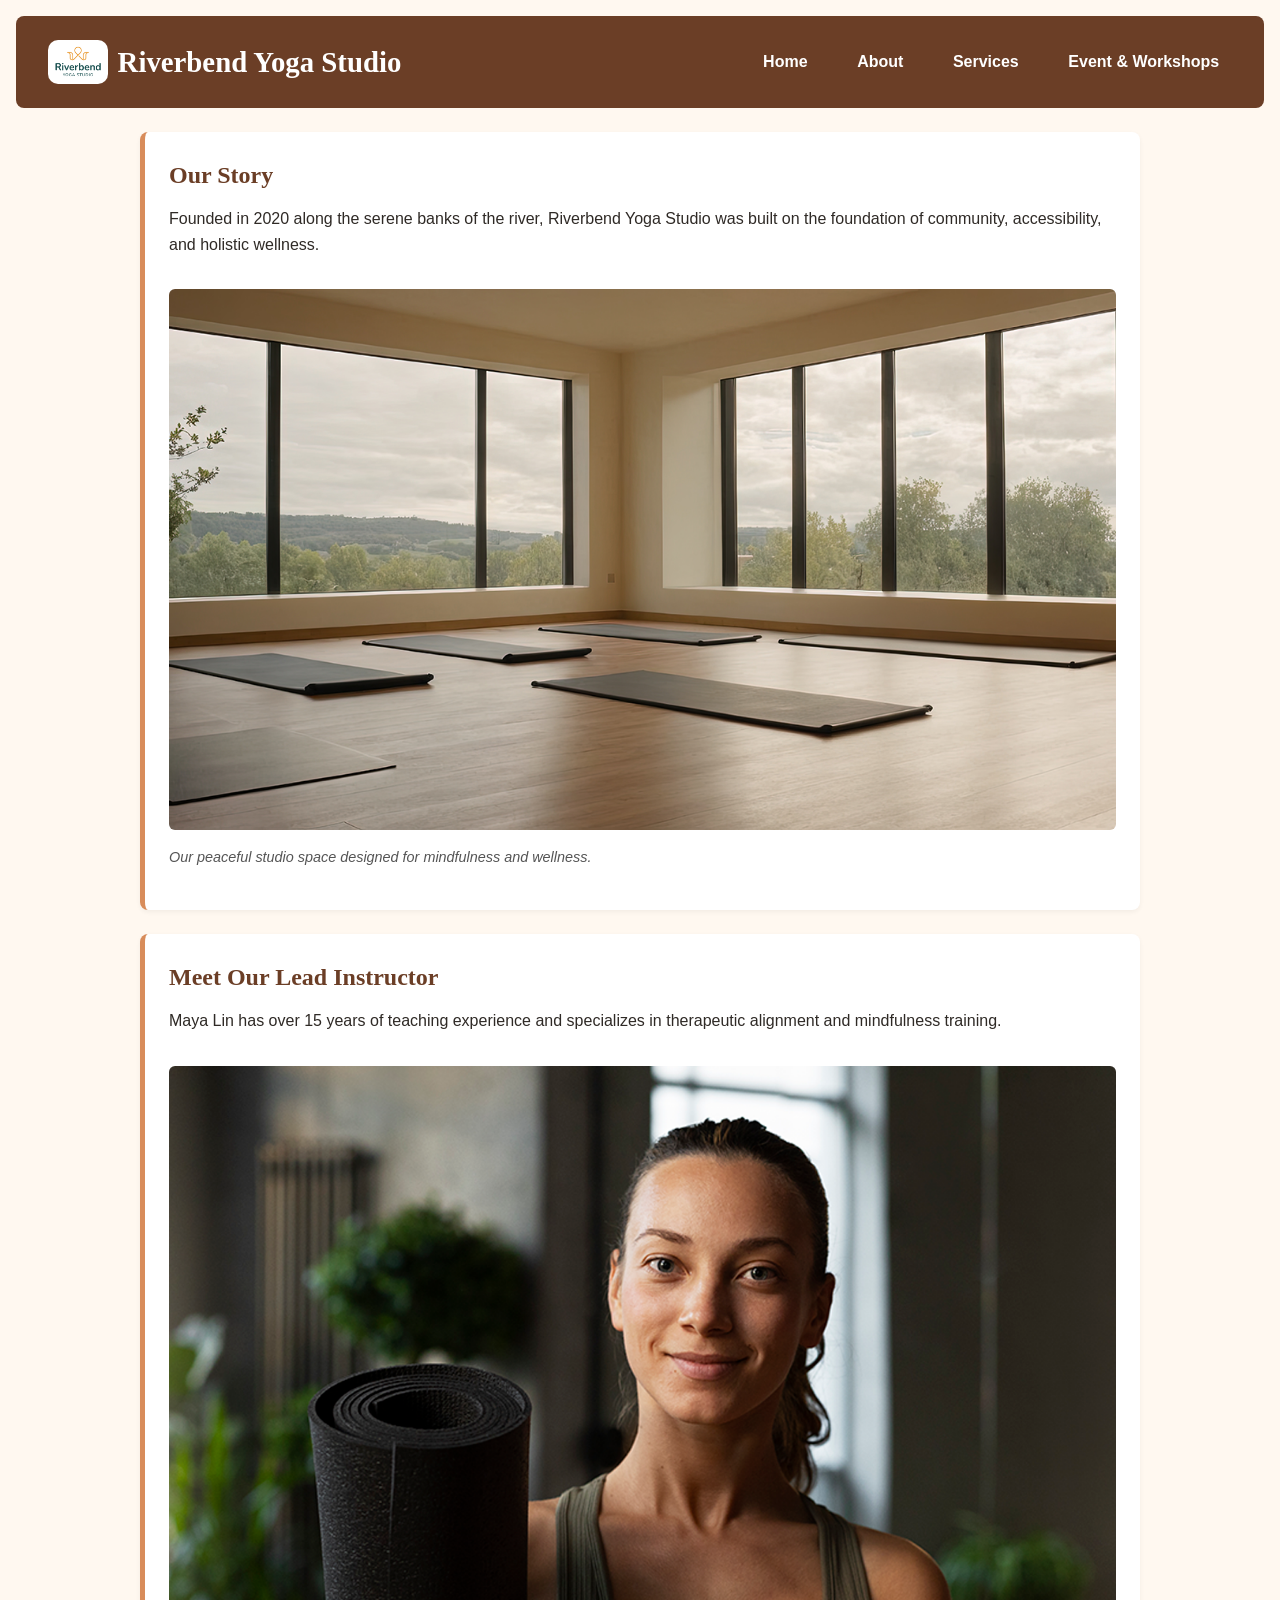
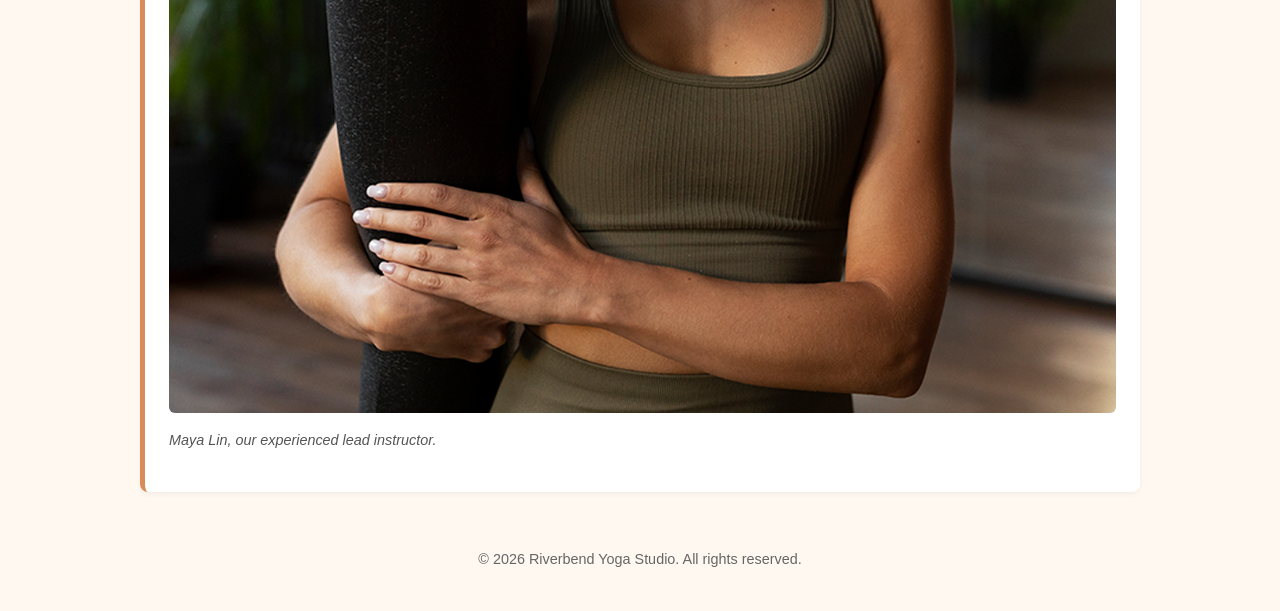
<file: about.html>
<!DOCTYPE html>
<html lang="en">
<head>
  <meta charset="UTF-8">
  <meta name="viewport" content="width=device-width, initial-scale=1.0">
  <title>About Us | Riverbend Yoga Studio</title>
  <link rel="stylesheet" href="styles.css">
</head>
<body>
  <header>
    <div class="brand">
      <img src="yoga-logo_c.png" alt="Riverbend Yoga Studio logo" class="site-logo">
      <h1>Riverbend Yoga Studio</h1>
    </div>
    <nav>
      <ul>
        <li><a href="index.html">Home</a></li>
        <li><a href="about.html">About</a></li>
        <li><a href="services.html">Services</a></li>
        <li><a href="event.html">Event &amp; Workshops</a></li>
      </ul>
    </nav>
  </header>
  <main>
    <section>
      <h2>Our Story</h2>
      <p>Founded in 2020 along the serene banks of the river, Riverbend Yoga Studio was built on the foundation of community, accessibility, and holistic wellness.</p>
      <figure>
        <img src="yoga-studio_c.png" alt="A serene yoga studio with calming interior design and natural light">
        <figcaption>Our peaceful studio space designed for mindfulness and wellness.</figcaption>
      </figure>
    </section>
    <section>
      <h2>Meet Our Lead Instructor</h2>
      <p>Maya Lin has over 15 years of teaching experience and specializes in therapeutic alignment and mindfulness training.</p>
      <figure>
        <img src="yoga-instructor_c.png" alt="Maya Lin, our lead instructor, demonstrating a yoga pose">
        <figcaption>Maya Lin, our experienced lead instructor.</figcaption>
      </figure>
    </section>
  </main>
  <footer>
    <p>&copy; 2026 Riverbend Yoga Studio. All rights reserved.</p>
  </footer>
</body>
</html>
</file>
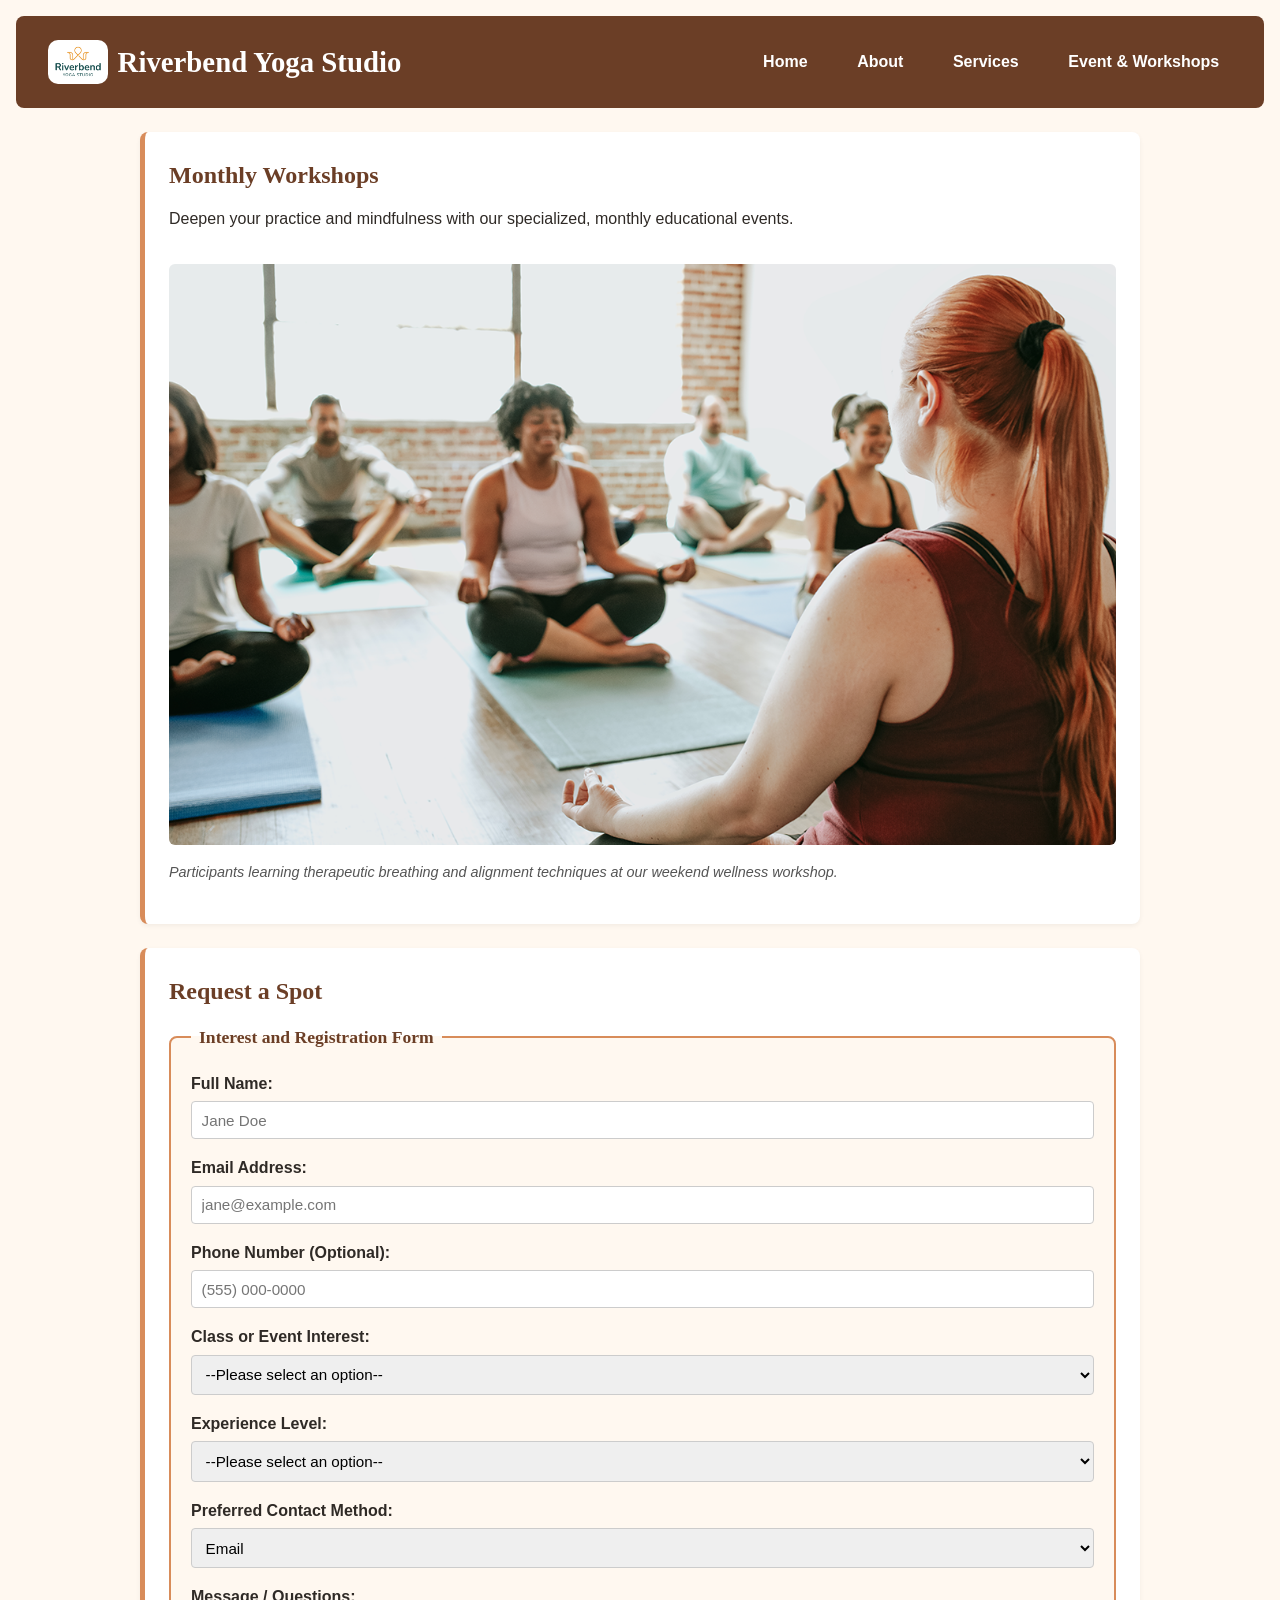
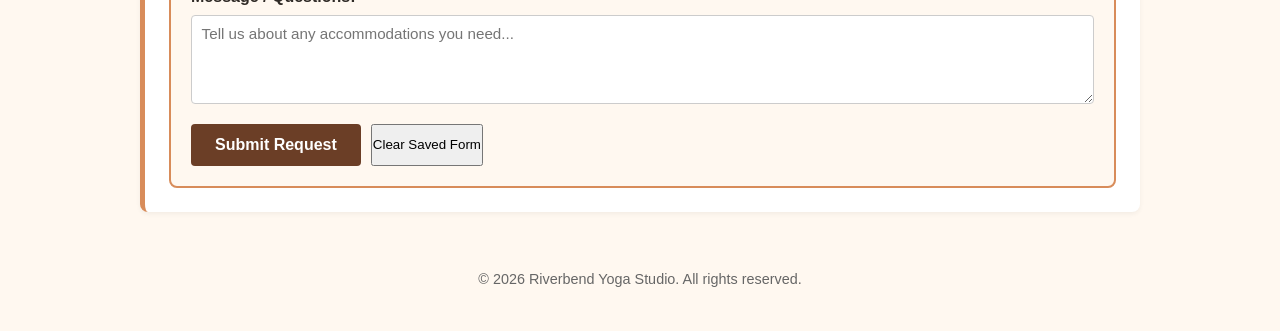
<file: event.html>
<!DOCTYPE html>
<html lang="en">
<head>
  <meta charset="UTF-8">
  <meta name="viewport" content="width=device-width, initial-scale=1.0">
  <title>Events &amp; Workshops | Riverbend Yoga Studio</title>
  <link rel="stylesheet" href="styles.css">
</head>
<body>
  <header>
    <div class="brand">
      <img src="yoga-logo_c.png" alt="Riverbend Yoga Studio logo" class="site-logo">
      <h1>Riverbend Yoga Studio</h1>
    </div>
    <nav>
      <ul>
        <li><a href="index.html">Home</a></li>
        <li><a href="about.html">About</a></li>
        <li><a href="services.html">Services</a></li>
        <li><a href="event.html">Event &amp; Workshops</a></li>
      </ul>
    </nav>
  </header>

  <main>
    <section>
      <h2>Monthly Workshops</h2>
      <p>Deepen your practice and mindfulness with our specialized, monthly educational events.</p>
      <figure>
        <img src="yoga-workshop_c.png" alt="A group of diverse workshop participants sitting in a comfortable circle on yoga bolsters, listening attentively.">
        <figcaption>Participants learning therapeutic breathing and alignment techniques at our weekend wellness workshop.</figcaption>
      </figure>
    </section>

    <section id="request-spot">
      <h2>Request a Spot</h2>
      <form action="#" method="post">
        <fieldset>
          <legend>Interest and Registration Form</legend>

          <p>
            <label for="user-name">Full Name:</label>
            <input type="text" id="user-name" name="userName" required placeholder="Jane Doe" autocomplete="name">
          </p>

          <p>
            <label for="user-email">Email Address:</label>
            <input type="email" id="user-email" name="userEmail" required placeholder="jane@example.com" autocomplete="email">
          </p>

          <p>
            <label for="user-phone">Phone Number (Optional):</label>
            <input type="tel" id="user-phone" name="userPhone" placeholder="(555) 000-0000" autocomplete="tel">
          </p>

          <p>
            <label for="interest">Class or Event Interest:</label>
            <select id="interest" name="eventInterest" required>
              <option value="">--Please select an option--</option>
              <option value="gentle">Gentle Yoga Class</option>
              <option value="vinyasa">Vinyasa Flow Class</option>
              <option value="restorative">Restorative Yoga Class</option>
              <option value="workshop">Monthly Weekend Workshop</option>
            </select>
          </p>

          <p>
            <label for="experience">Experience Level:</label>
            <select id="experience" name="experienceLevel" required>
              <option value="">--Please select an option--</option>
              <option value="beginner">Beginner (No experience)</option>
              <option value="intermediate">Intermediate</option>
              <option value="advanced">Advanced</option>
            </select>
          </p>

          <p>
            <label for="contact-method">Preferred Contact Method:</label>
            <select id="contact-method" name="contactMethod" required>
              <option value="email">Email</option>
              <option value="phone">Phone Call</option>
            </select>
          </p>

          <p>
            <label for="message">Message / Questions:</label>
            <textarea id="message" name="userMessage" rows="4" cols="30" placeholder="Tell us about any accommodations you need..."></textarea>
          </p>

          <div style="display: flex; gap: 10px; margin-top: 20px;">
            <button type="submit">Submit Request</button>
            <button type="button" id="clear-draft-btn">Clear Saved Form</button>
          </div>
        </fieldset>
      </form>
    </section>
  </main>

  <footer>
    <p>&copy; 2026 Riverbend Yoga Studio. All rights reserved.</p>
  </footer>
  <script src="script.js"></script>
</body>
</html>
</file>
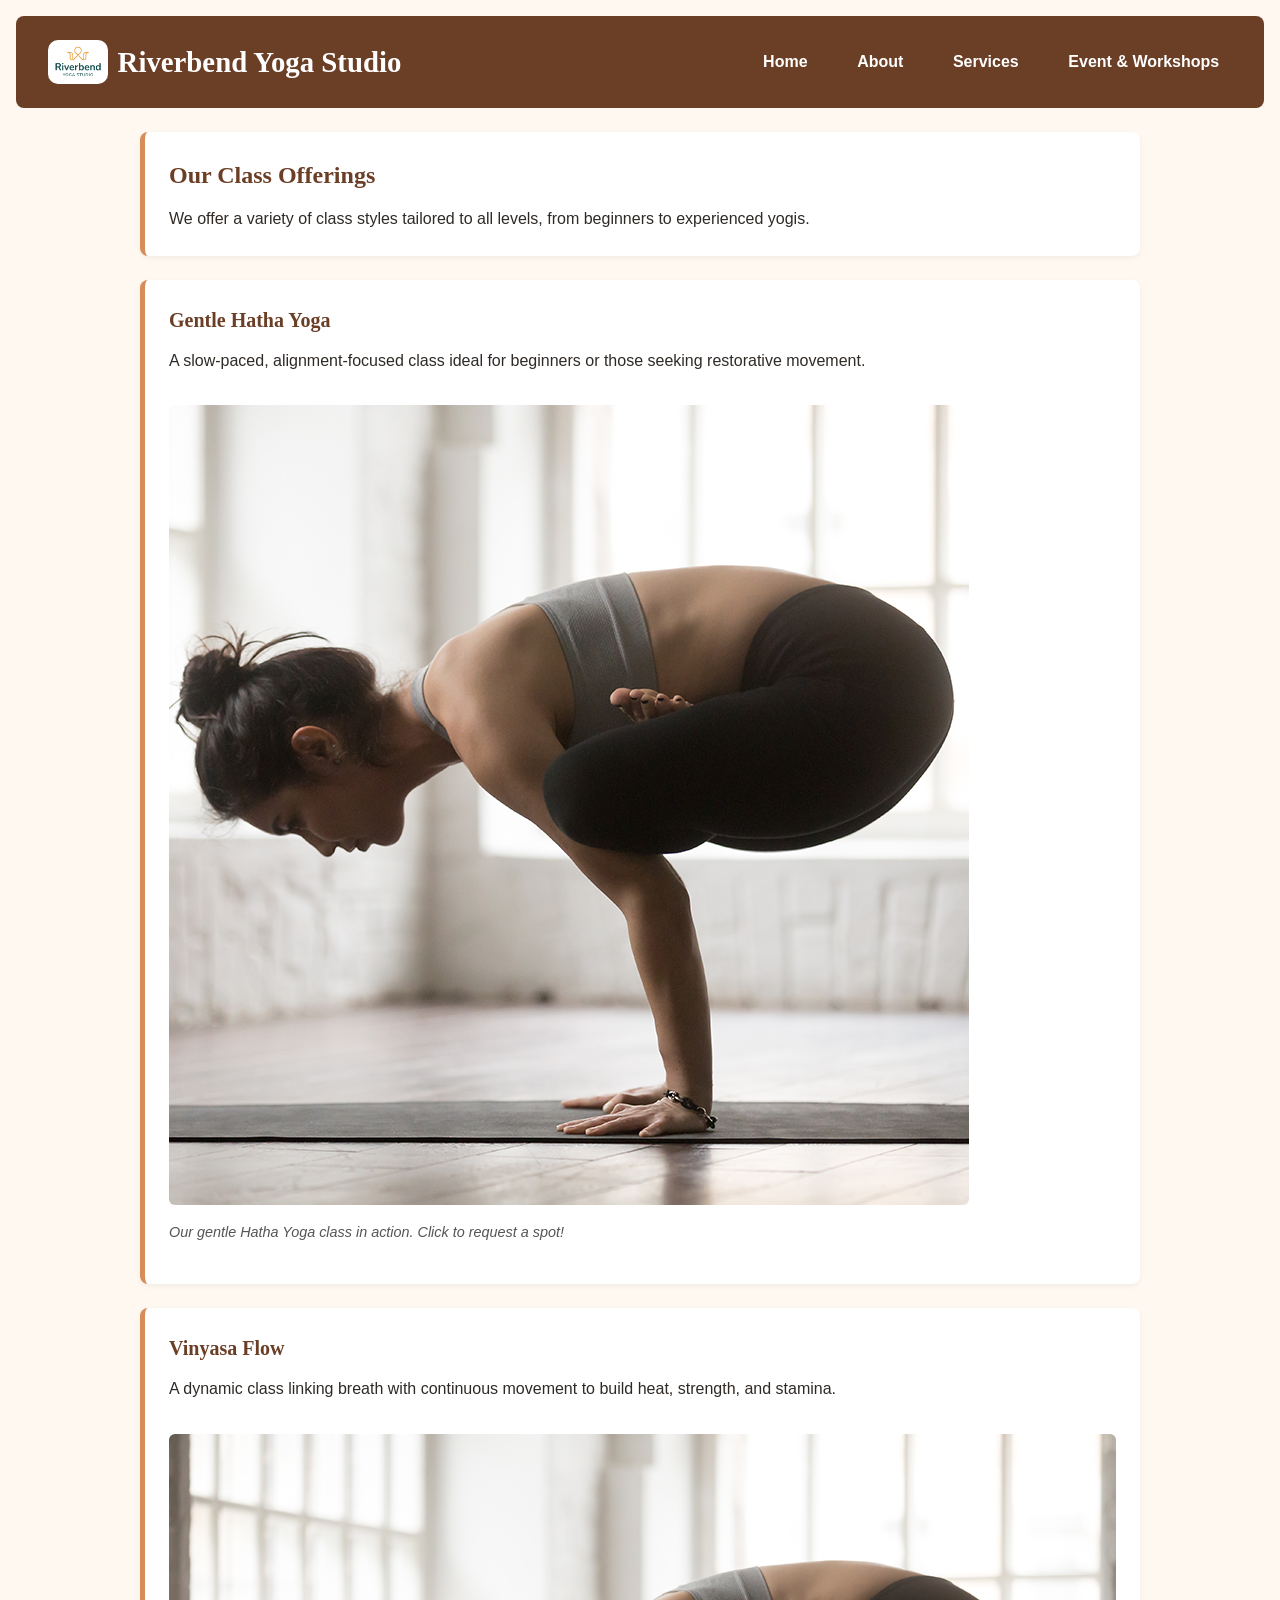
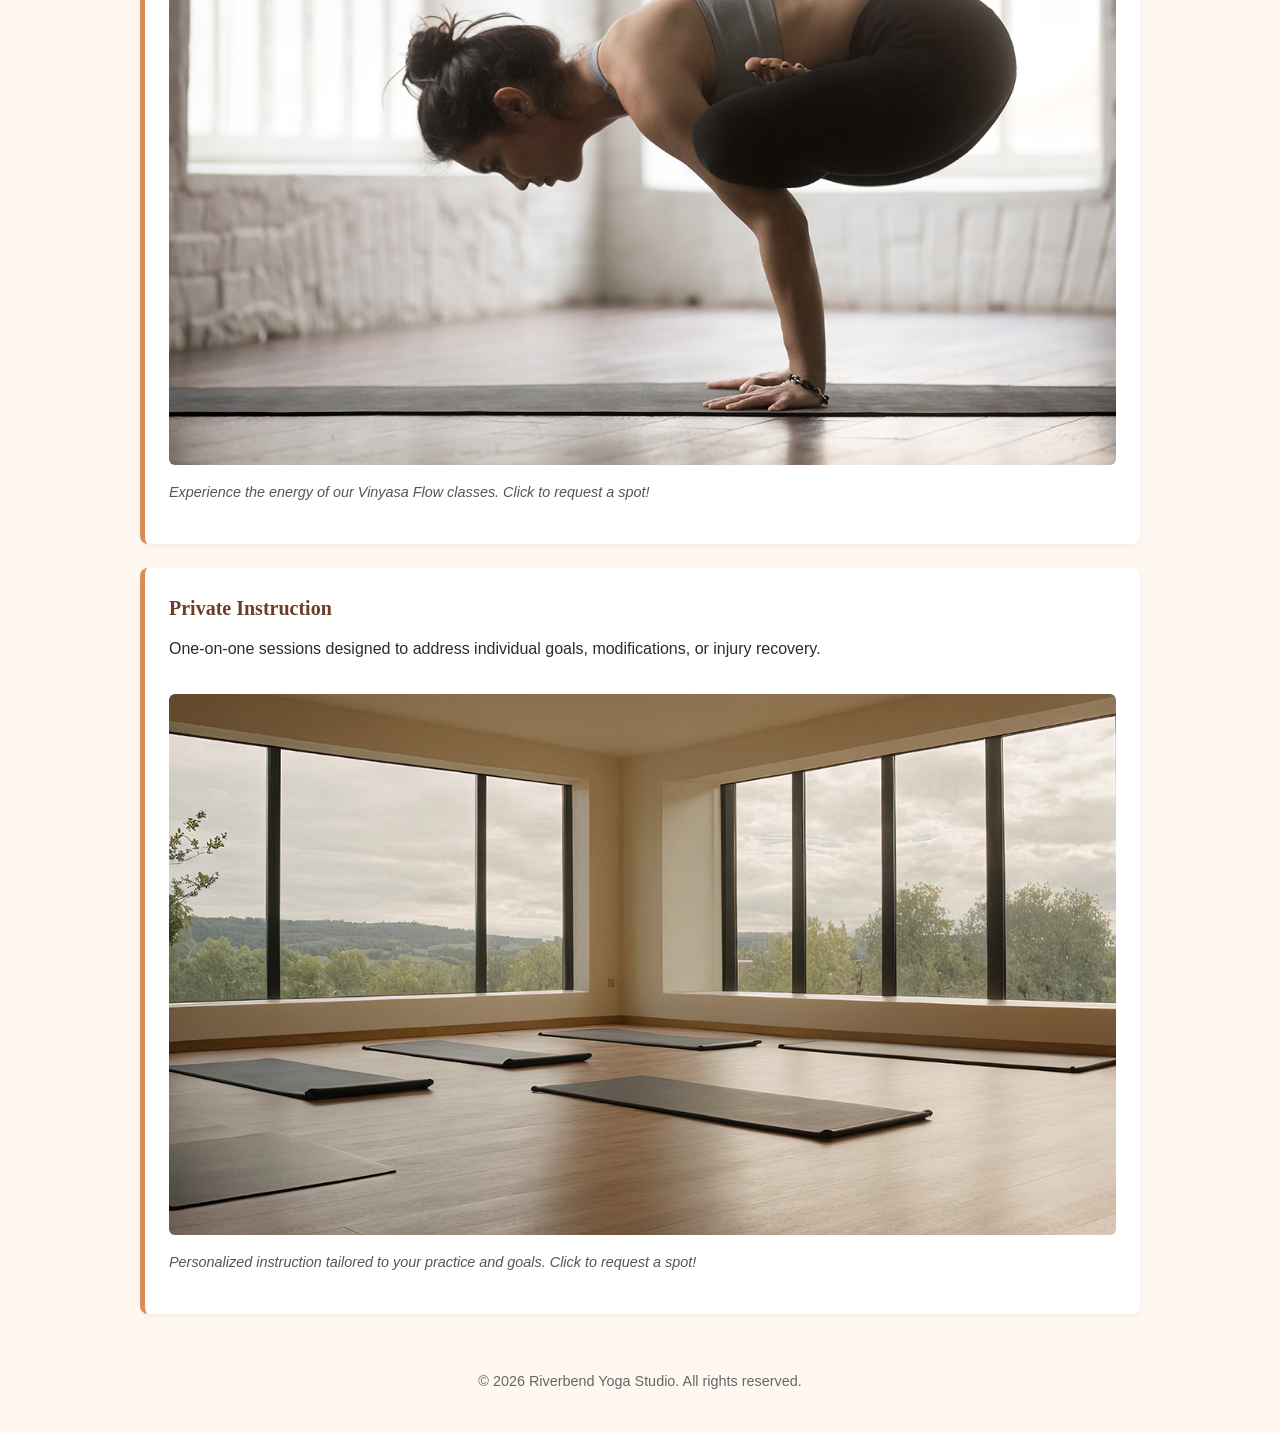
<file: services.html>
<!DOCTYPE html>
<html lang="en">
<head>
  <meta charset="UTF-8">
  <meta name="viewport" content="width=device-width, initial-scale=1.0">
  <title>Services | Riverbend Yoga Studio</title>
  <link rel="stylesheet" href="styles.css">
  <style>
    figure {
      cursor: pointer;
      transition: opacity 0.2s ease;
    }

    figure:hover {
      opacity: 0.8;
    }

    figure img {
      cursor: pointer;
    }
  </style>
</head>
<body>
  <header>
    <div class="brand">
      <img src="yoga-logo_c.png" alt="Riverbend Yoga Studio logo" class="site-logo">
      <h1>Riverbend Yoga Studio</h1>
    </div>
    <nav>
      <ul>
        <li><a href="index.html">Home</a></li>
        <li><a href="about.html">About</a></li>
        <li><a href="services.html">Services</a></li>
        <li><a href="event.html">Event &amp; Workshops</a></li>
      </ul>
    </nav>
  </header>
  <main>
    <section>
      <h2>Our Class Offerings</h2>
      <p>We offer a variety of class styles tailored to all levels, from beginners to experienced yogis.</p>
    </section>
    <section>
      <h3>Gentle Hatha Yoga</h3>
      <p>A slow-paced, alignment-focused class ideal for beginners or those seeking restorative movement.</p>
      <figure class="clickable-class" data-class="gentle">
        <img src="yoga-feature-small_c.png" alt="Instructor guiding students in a gentle yoga pose">
        <figcaption>Our gentle Hatha Yoga class in action. Click to request a spot!</figcaption>
      </figure>
    </section>
    <section>
      <h3>Vinyasa Flow</h3>
      <p>A dynamic class linking breath with continuous movement to build heat, strength, and stamina.</p>
      <figure class="clickable-class" data-class="vinyasa">
        <img src="yoga-feature-large_c.png" alt="Dynamic Vinyasa Flow class with flowing movements">
        <figcaption>Experience the energy of our Vinyasa Flow classes. Click to request a spot!</figcaption>
      </figure>
    </section>
    <section>
      <h3>Private Instruction</h3>
      <p>One-on-one sessions designed to address individual goals, modifications, or injury recovery.</p>
      <figure class="clickable-class" data-class="private">
        <img src="yoga-studio_c.png" alt="Private yoga instruction in a peaceful studio setting">
        <figcaption>Personalized instruction tailored to your practice and goals. Click to request a spot!</figcaption>
      </figure>
    </section>
  </main>
  <footer>
    <p>&copy; 2026 Riverbend Yoga Studio. All rights reserved.</p>
  </footer>

  <script src="services.js"></script>
</body>
</html>
</file>
<file: styles.css>
/* ==========================================================================
    Global Reset & Color/Font Variables
    ========================================================================== */
:root {
   /* Color Palette (2-4 colors) */
   --bg-cream: #FFF8F0;
   --primary-brown: #6B3E26;
   --accent-peach: #D88C5A;
   --text-charcoal: #2F2A26;

   /* Typography (Max 2 font families) */
   --font-heading: 'Georgia', serif;
   --font-body: 'Segoe UI', Tahoma, Geneva, Verdana, sans-serif;
}

html {
   scroll-behavior: smooth;
}

* {
   box-sizing: border-box;
   margin: 0;
   padding: 0;
}

body {
   background-color: var(--bg-cream);
   color: var(--text-charcoal);
   font-family: var(--font-body);
   font-size: 1rem;
   line-height: 1.6;
   padding: 1rem;
}

/* ==========================================================================
    Header & Navigation (Flexbox Layout)
    ========================================================================== */
header {
   background-color: var(--primary-brown);
   color: #ffffff;
   padding: 1.5rem 1rem;
   border-radius: 8px;
   margin-bottom: 1.5rem;
   display: flex;
   flex-direction: column;
   align-items: center;
   gap: 1rem;
}

.brand {
   display: flex;
   align-items: center;
   justify-content: center;
   gap: 0.6rem;
   text-align: center;
}

.site-logo {
   width: 60px;
   height: auto;
   border-radius: 10px;
   margin: 0;
   flex-shrink: 0;
}

header h1 {
   font-family: var(--font-heading);
   font-size: 1.8rem;
   text-align: center;
   line-height: 1.2;
}

nav ul {
   list-style: none;
   display: flex;
   flex-wrap: wrap;
   justify-content: center;
   gap: 1rem;
}

nav a {
   color: #ffffff;
   text-decoration: none;
   font-weight: 600;
   padding: 0.4rem 0.8rem;
   border-radius: 4px;
   transition: background-color 0.2s ease;
}

nav a:hover,
nav a:focus {
   background-color: var(--accent-peach);
   outline: none;
}

.quick-links {
   display: flex;
   flex-wrap: wrap;
   gap: 1rem;
   margin-top: 1rem;
}

.quick-links a {
   background-color: var(--primary-brown);
   color: #000000;
   text-decoration: none;
   padding: 0.75rem 1rem;
   border-radius: 4px;
   font-weight: 600;
   transition: background-color 0.2s ease;
}

.quick-links a:hover,
.quick-links a:focus {
   background-color: var(--accent-peach);
   outline: none;
}

/* ==========================================================================
    Main Content Layout
    ========================================================================== */
main {
   display: flex;
   flex-direction: column;
   gap: 1.5rem;
   max-width: 1000px;
   margin: 0 auto;
}

section {
   background-color: #ffffff;
   padding: 1.5rem;
   border-radius: 8px;
   border-left: 5px solid var(--accent-peach);
   box-shadow: 0 2px 5px rgba(0, 0, 0, 0.05);
   scroll-margin-top: 120px;
}

h2, h3 {
   font-family: var(--font-heading);
   color: var(--primary-brown);
   margin-bottom: 0.75rem;
}

h2 {
   font-size: 1.5rem;
}

h3 {
   font-size: 1.25rem;
}

p {
   margin-bottom: 1rem;
}

p:last-child {
   margin-bottom: 0;
}

/* ==========================================================================
    Media Elements (Images, Video, Audio)
    ========================================================================== */
img, video, picture {
   max-width: 100%;
   height: auto;
   border-radius: 6px;
   display: block;
   margin: 1rem 0;
}

figure {
   margin: 1rem 0;
   overflow: hidden;
}

figcaption {
   font-style: italic;
   font-size: 0.9rem;
   color: #555555;
   margin-top: 0.4rem;
}

audio {
   width: 100%;
   margin-top: 0.75rem;
}

/* ==========================================================================
    Forms & Fieldsets
    ========================================================================== */
fieldset {
   border: 2px solid var(--accent-peach);
   border-radius: 8px;
   padding: 1.25rem;
   background-color: var(--bg-cream);
}

legend {
   font-family: var(--font-heading);
   font-weight: bold;
   color: var(--primary-brown);
   padding: 0 0.5rem;
   font-size: 1.1rem;
}

form p {
   display: flex;
   flex-direction: column;
   gap: 0.3rem;
   margin-bottom: 1rem;
}

label {
   font-weight: 600;
   color: var(--text-charcoal);
}

input, select, textarea {
   padding: 0.6rem;
   border: 1px solid #ccc;
   border-radius: 4px;
   font-family: var(--font-body);
   font-size: 0.95rem;
   width: 100%;
}

input:focus, select:focus, textarea:focus {
   outline: 2px solid var(--accent-peach);
   border-color: transparent;
}

button[type="submit"] {
   background-color: var(--primary-brown);
   color: #ffffff;
   font-size: 1rem;
   font-weight: bold;
   padding: 0.75rem 1.5rem;
   border: none;
   border-radius: 4px;
   cursor: pointer;
   transition: background-color 0.2s ease;
   width: 100%;
}

button[type="submit"]:hover {
   background-color: var(--accent-peach);
}

/* ==========================================================================
    Footer
    ========================================================================== */
footer {
   text-align: center;
   padding: 1.5rem;
   margin-top: 2rem;
   color: #666666;
   font-size: 0.9rem;
}

/* ==========================================================================
    Responsive Media Query (Desktop View - min-width: 768px)
    ========================================================================== */
@media (min-width: 768px) {
   header {
     flex-direction: row;
     justify-content: space-between;
     padding: 1.5rem 2rem;
   }

   .brand {
     justify-content: flex-start;
     text-align: left;
   }

   header h1 {
     text-align: left;
   }

   nav ul {
     gap: 1.5rem;
   }

   button[type="submit"] {
     width: auto;
   }
}
</file>
